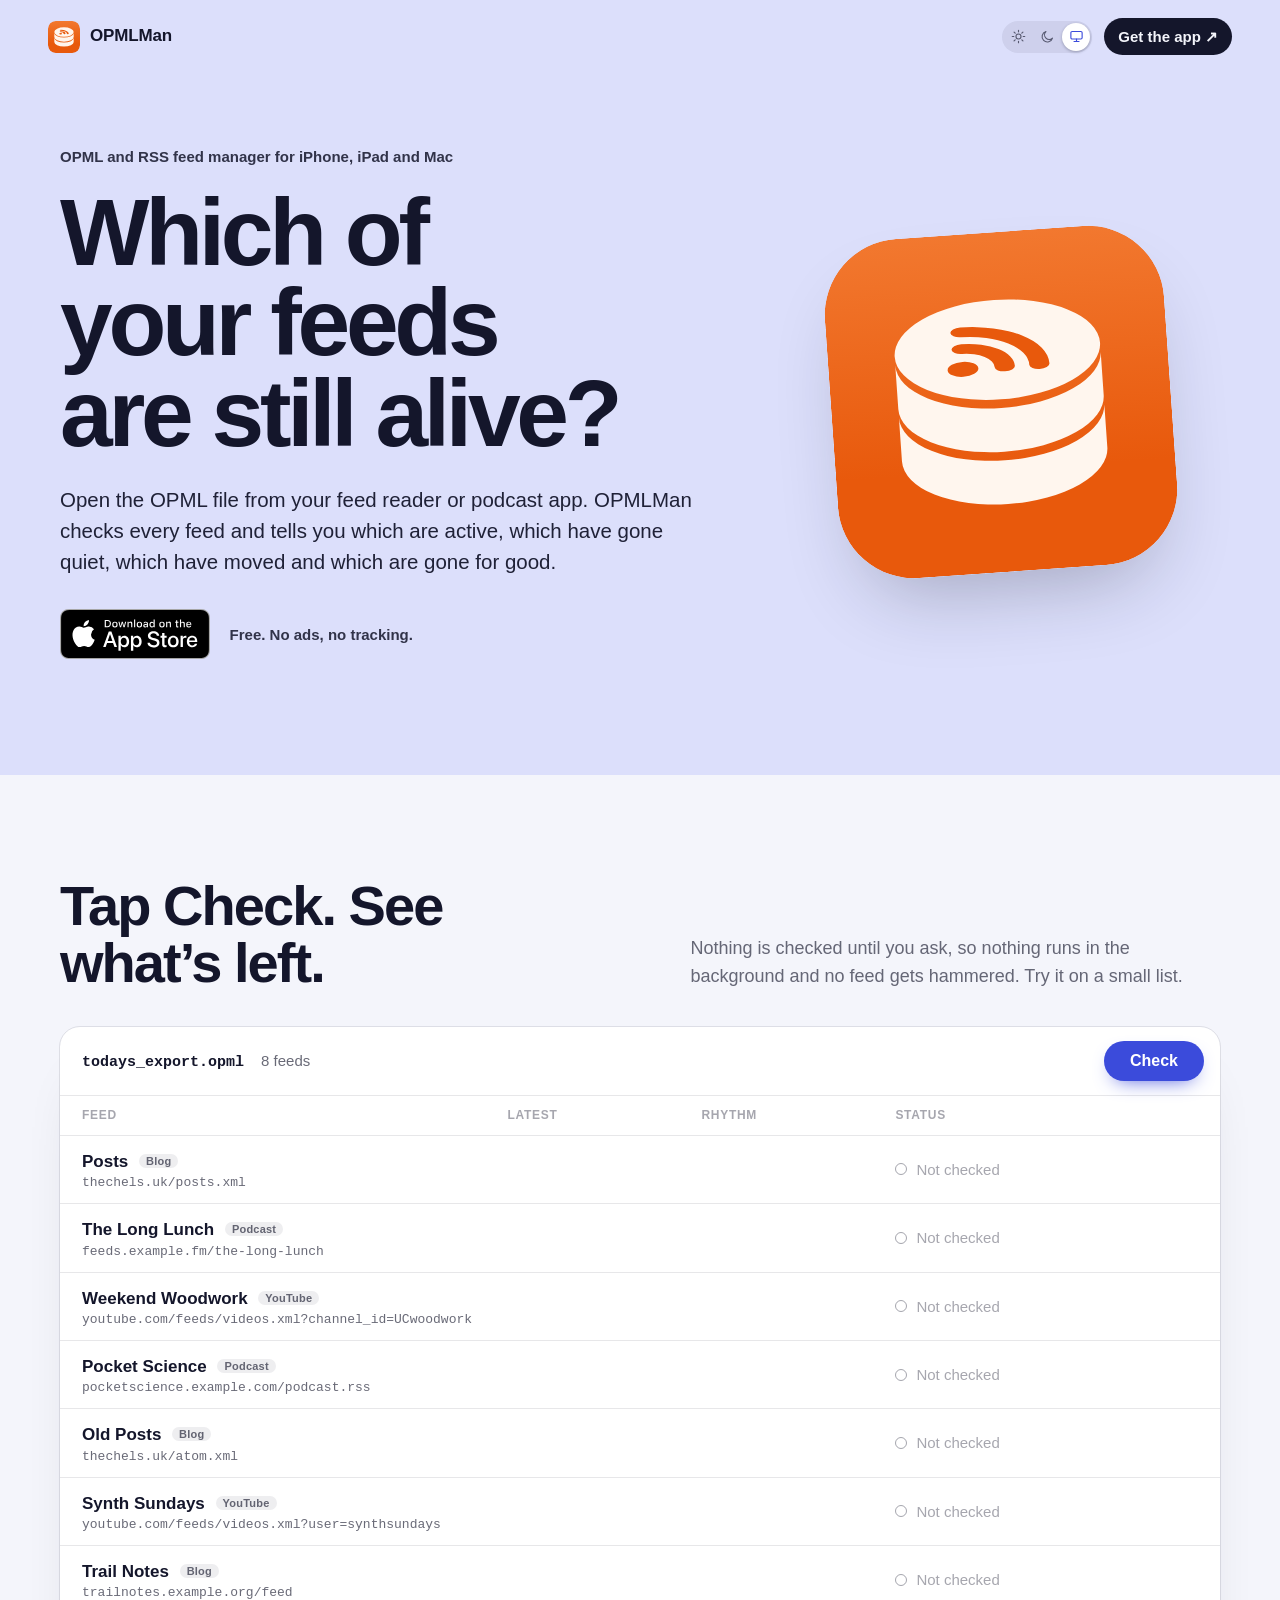
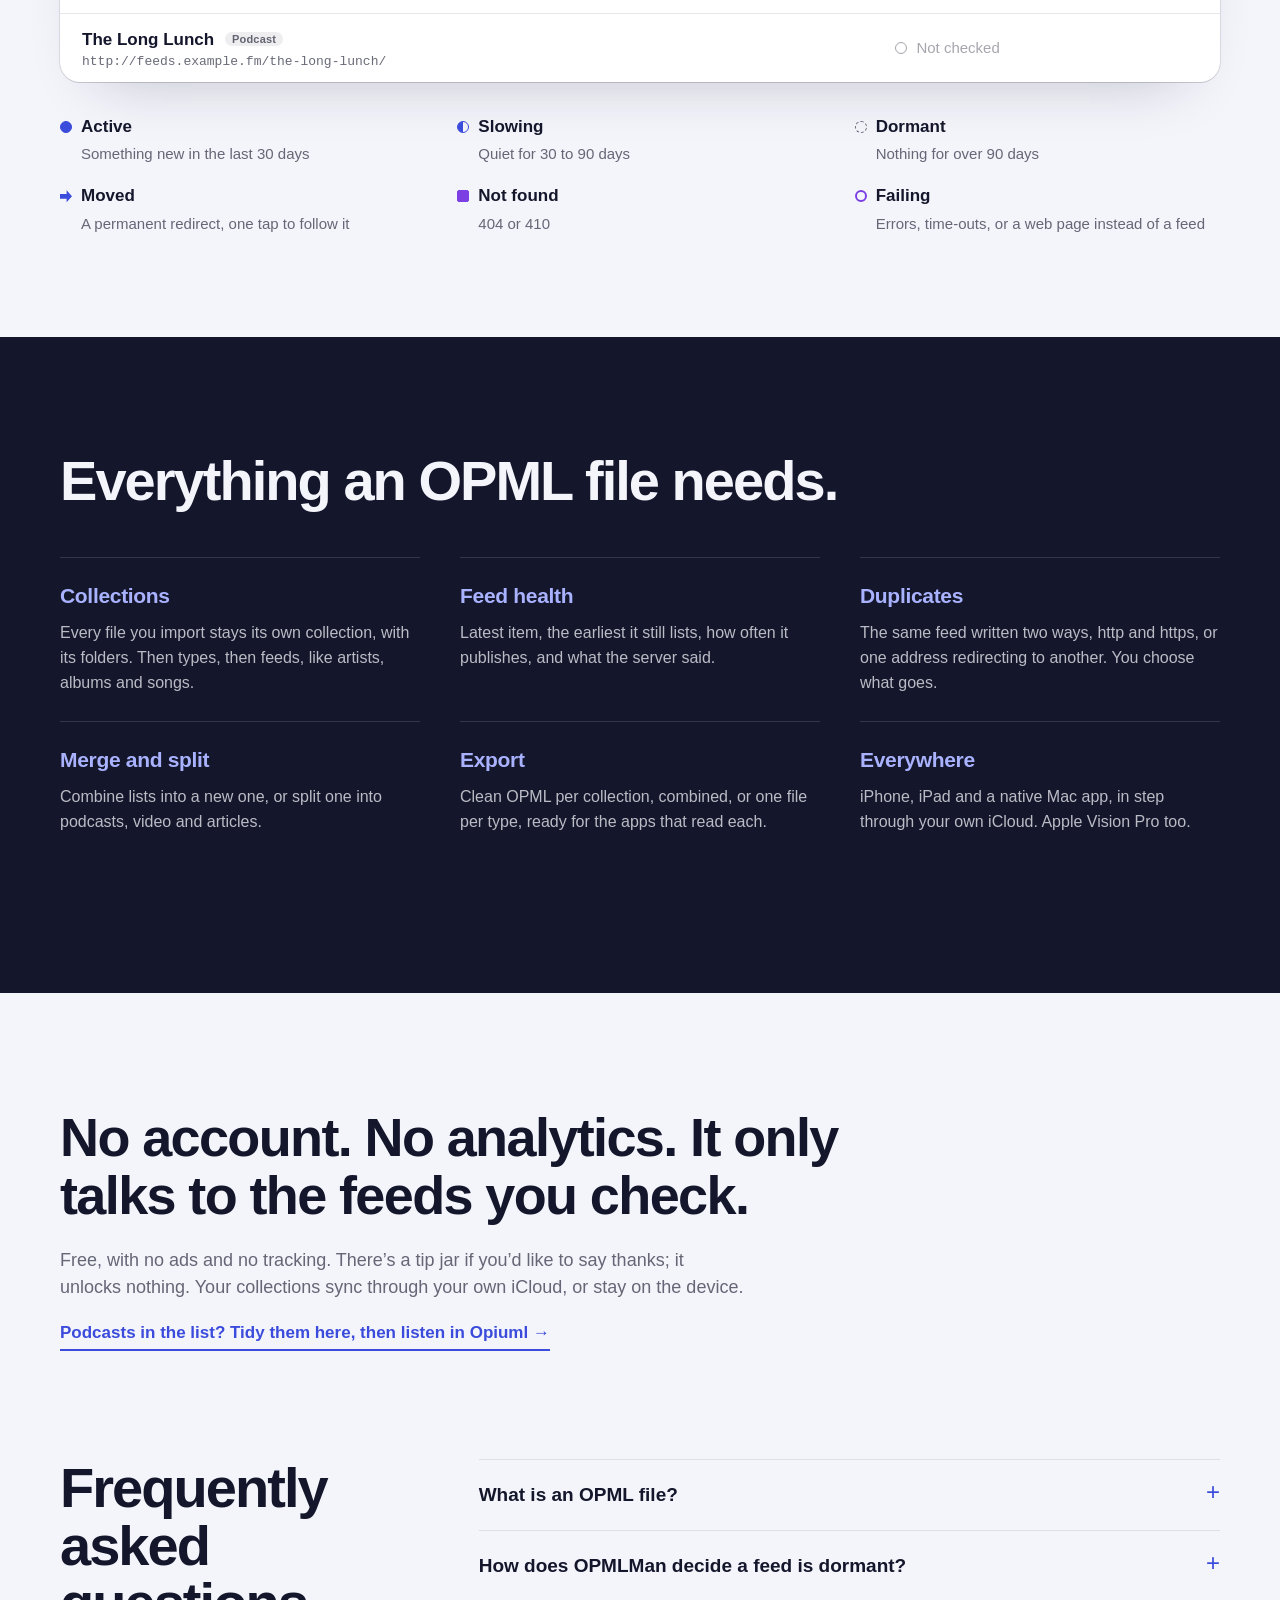
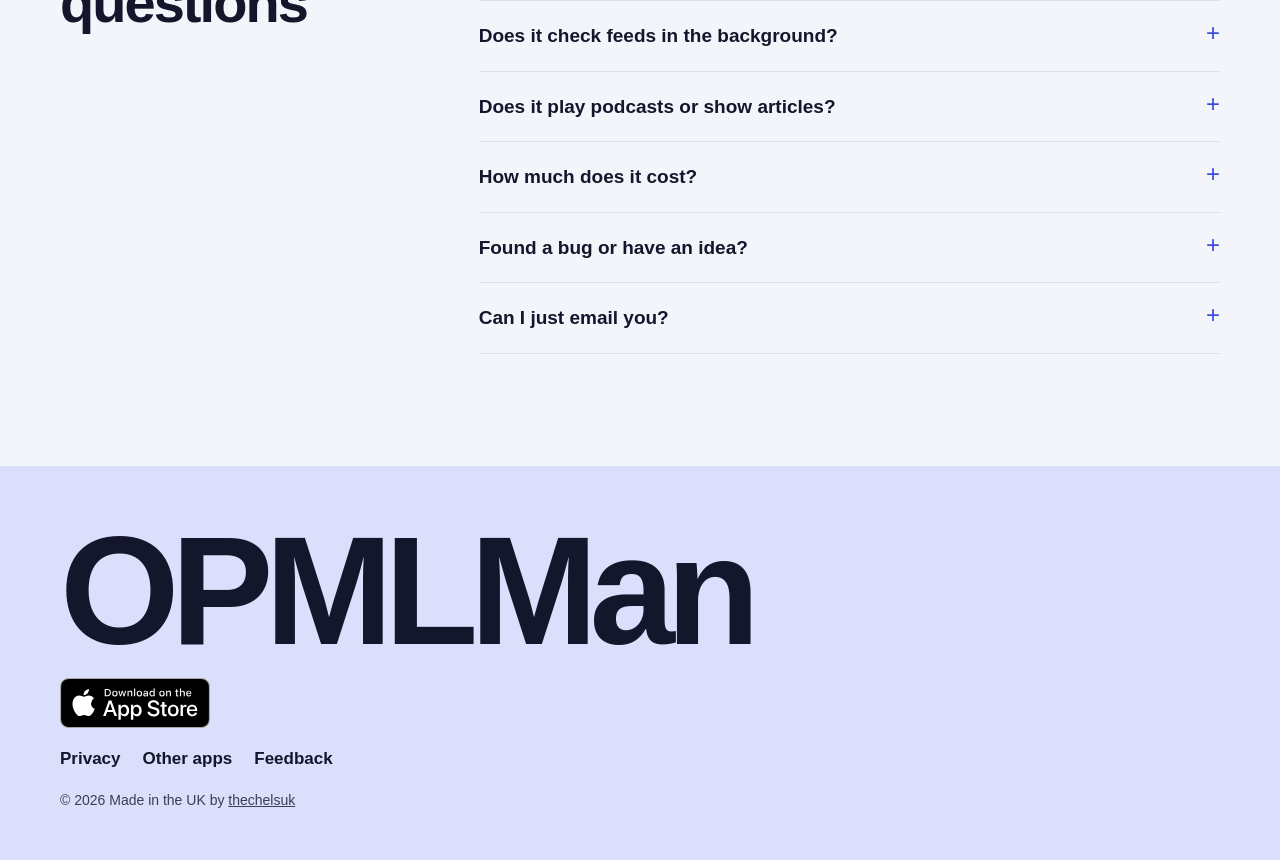
<file: index.html>
<!doctype html>
<html lang="en-GB">

  <head>
    <meta charset="utf-8">
    <meta name="viewport" content="width=device-width, initial-scale=1">
    <meta name="apple-itunes-app" content="app-id=6832117624">
    <meta name="color-scheme" content="light dark">
    <meta name="theme-color" content="#dcdffb" media="(prefers-color-scheme: light)">
    <meta name="theme-color" content="#1a1e3d" media="(prefers-color-scheme: dark)">
    <meta name="description"
      content="OPMLMan, the OPML and RSS feed manager for iPhone, iPad and Mac. Import your OPML exports, check every feed, and find the dead, dormant and moved ones. Merge, split and export clean lists. Free, no tracking.">
    <meta name="author" content="thechelsuk">
    <meta name="robots" content="index, follow, max-image-preview:large, max-snippet:-1">
    <link rel="canonical" href="https://opmlman.thechels.uk/">
    <meta property="og:type" content="website">
    <meta property="og:site_name" content="OPMLMan">
    <meta property="og:locale" content="en_GB">
    <meta property="og:url" content="https://opmlman.thechels.uk/">
    <meta property="og:title" content="OPMLMan: OPML and RSS feed manager">
    <meta property="og:description"
      content="Import OPML, check every feed, and find the dead, the dormant and the moved. Merge, split by podcast, video and articles, and export clean lists.">
    <meta property="og:image" content="https://opmlman.thechels.uk/images/og-image.png">
    <meta property="og:image:width" content="1200">
    <meta property="og:image:height" content="630">
    <meta property="og:image:alt" content="OPMLMan: which of your feeds are still alive?">
    <meta name="twitter:card" content="summary_large_image">
    <meta name="twitter:title" content="OPMLMan: OPML and RSS feed manager">
    <meta name="twitter:description" content="Find the dead, the dormant and the moved in your feed lists. Free, no tracking.">
    <meta name="twitter:image" content="https://opmlman.thechels.uk/images/og-image.png">
    <meta name="twitter:image:alt" content="OPMLMan: which of your feeds are still alive?">
    <title>OPMLMan: OPML and RSS Feed Manager</title>
    <link rel="icon" href="/favicon.ico" sizes="16x16 32x32 48x48">
    <link rel="icon" href="images/opmlman-app-icon.svg" type="image/svg+xml">
    <link rel="apple-touch-icon" href="images/opmlman-app-icon.png">
    <link rel="stylesheet" href="styles.css">
    <script src="theme.js"></script>
    <script src="https://analytics.ahrefs.com/analytics.js" data-key="i9FSFAekQuon/3aaoIMCZg" async></script>
    <script type="application/ld+json">
      {
        "@context": "https://schema.org",
        "@graph": [
          {
            "@type": "Person",
            "@id": "https://thechels.uk/#person",
            "name": "Mat Benfield",
            "alternateName": "thechelsuk",
            "url": "https://thechels.uk/",
            "sameAs": [
              "https://links.thechels.uk/",
              "https://github.com/thechelsuk",
              "https://apps.apple.com/gb/developer/mat-benfield/id1818791310"
            ]
          },
          {
            "@type": "WebSite",
            "@id": "https://opmlman.thechels.uk/#website",
            "url": "https://opmlman.thechels.uk/",
            "name": "OPMLMan",
            "inLanguage": "en-GB",
            "publisher": { "@id": "https://thechels.uk/#person" }
          },
          {
            "@type": "MobileApplication",
            "@id": "https://opmlman.thechels.uk/#app",
            "name": "OPMLMan: Feeds Manager",
            "alternateName": "OPMLMan",
            "operatingSystem": "iOS 18 or later, iPadOS 18 or later, macOS 15 or later, visionOS",
            "applicationCategory": "UtilitiesApplication",
            "url": "https://opmlman.thechels.uk/",
            "installUrl": "https://apps.apple.com/gb/app/opmlman-feeds-manager/id6832117624",
            "sameAs": ["https://apps.apple.com/gb/app/opmlman-feeds-manager/id6832117624"],
            "image": "https://opmlman.thechels.uk/images/opmlman-app-icon.png",
            "offers": {
              "@type": "Offer",
              "price": "0",
              "priceCurrency": "GBP",
              "description": "Free, with no ads and no tracking. Optional tips unlock nothing."
            },
            "description": "OPMLMan imports OPML exports from feed readers and podcast apps, checks every feed, and reports which are active, slowing, dormant, moved or gone. Merge, split and export clean lists, synced through iCloud.",
            "inLanguage": "en-GB",
            "featureList": [
              "Import several OPML files, each kept as its own collection",
              "Check every feed: status, latest item, earliest item, update frequency",
              "Find 404s, failing feeds, permanent redirects and dormant feeds",
              "Find duplicates, including http and https and redirecting addresses",
              "Merge collections and split them into podcasts, video and articles",
              "Export OPML, combined or split by type",
              "iCloud sync between iPhone, iPad and Mac",
              "Search, sort and filter by status and type"
            ],
            "author": { "@id": "https://thechels.uk/#person" },
            "publisher": { "@id": "https://thechels.uk/#person" }
          },
          {
            "@type": "FAQPage",
            "@id": "https://opmlman.thechels.uk/#faq",
            "mainEntity": [
              {
                "@type": "Question",
                "name": "What is an OPML file?",
                "acceptedAnswer": { "@type": "Answer", "text": "OPML is the list format feed readers and podcast apps use to export and import subscriptions. Look for Export OPML or Export subscriptions in your app's settings." }
              },
              {
                "@type": "Question",
                "name": "How does OPMLMan decide a feed is dormant?",
                "acceptedAnswer": { "@type": "Answer", "text": "From the date of its newest item. By default a feed with nothing new for 30 days is slowing and for 90 days is dormant. You can change both in Settings." }
              },
              {
                "@type": "Question",
                "name": "Does it check feeds in the background?",
                "acceptedAnswer": { "@type": "Answer", "text": "No. Feeds are only checked when you tap Check, so nothing runs behind your back and no feed is hammered." }
              },
              {
                "@type": "Question",
                "name": "Does it play podcasts or show articles?",
                "acceptedAnswer": { "@type": "Answer", "text": "No. OPMLMan manages and checks your lists. For podcasts, export a clean list and import it into Opiuml, my podcast player." }
              },
              {
                "@type": "Question",
                "name": "How much does it cost?",
                "acceptedAnswer": { "@type": "Answer", "text": "Nothing. OPMLMan is free, with no ads and no tracking. There is an optional tip jar, which unlocks nothing." }
              },
              {
                "@type": "Question",
                "name": "Found a bug or have an idea?",
                "acceptedAnswer": {
                  "@type": "Answer",
                  "text": "Tell me on GitHub: raise an issue at https://github.com/thechelsuk/uk.thechels.opmlman/issues/new/choose and choose the form for a bug, a feature request, a question or general feedback. You'll need a free GitHub account."
                }
              },
              {
                "@type": "Question",
                "name": "Can I just email you?",
                "acceptedAnswer": {
                  "@type": "Answer",
                  "text": "Yes. Email feedback@thechels.uk with OPMLMan in the subject."
                }
              }
            ]
          }
        ]
      }
    </script>
    <link rel="webmention" href="https://webmention.io/thechels.uk/webmention" />
  </head>

  <body>
    <header class="top">
      <a class="brand" href="/" aria-label="OPMLMan home"><img src="images/opmlman-app-icon.svg" alt="" width="32" height="32">OPMLMan</a>
      <div class="top-end">
        <span class="theme" role="group" aria-label="Colour theme">
          <button type="button" data-theme-choice="light" aria-pressed="false" aria-label="Light theme" title="Light">
            <svg viewBox="0 0 24 24" aria-hidden="true"><circle cx="12" cy="12" r="4"/><path d="M12 2v2.5M12 19.5V22M2 12h2.5M19.5 12H22M4.9 4.9l1.8 1.8M17.3 17.3l1.8 1.8M4.9 19.1l1.8-1.8M17.3 6.7l1.8-1.8"/></svg>
          </button>
          <button type="button" data-theme-choice="dark" aria-pressed="false" aria-label="Dark theme" title="Dark">
            <svg viewBox="0 0 24 24" aria-hidden="true"><path d="M20 14.5A8.5 8.5 0 1 1 9.5 4a7 7 0 0 0 10.5 10.5z"/></svg>
          </button>
          <button type="button" data-theme-choice="system" aria-pressed="true" aria-label="Match system theme" title="System">
            <svg viewBox="0 0 24 24" aria-hidden="true"><rect x="3" y="4" width="18" height="12" rx="2"/><path d="M8 20h8M12 16v4"/></svg>
          </button>
        </span>
        <a class="top-get" href="https://apps.apple.com/gb/app/opmlman-feeds-manager/id6832117624">Get the app <span aria-hidden="true">↗</span></a>
      </div>
    </header>

    <main>
      <section class="hero">
        <div class="hero-text">
          <p class="eyebrow">OPML and RSS feed manager for iPhone, iPad and Mac</p>
          <h1>Which of your feeds are still&nbsp;alive?</h1>
          <p class="lede">Open the OPML file from your feed reader or podcast app. OPMLMan checks every feed and tells you which are active, which have gone quiet, which have moved and which are gone for good.</p>
          <div class="get">
            <a class="store" href="https://apps.apple.com/gb/app/opmlman-feeds-manager/id6832117624"><img src="images/app-store-badge.svg" alt="Download on the App Store" width="150" height="50"></a>
            <span class="free">Free. No ads, no tracking.</span>
          </div>
        </div>
        <img class="hero-icon" src="images/opmlman-app-icon.svg" alt="The OPMLMan icon: a database with a feed signal" width="320" height="320">
      </section>

      <section class="ledger" aria-labelledby="ledger-title">
        <div class="ledger-head">
          <h2 id="ledger-title">Tap Check. See what&rsquo;s&nbsp;left.</h2>
          <p>Nothing is checked until you ask, so nothing runs in the background and no feed gets hammered. Try it on a small list.</p>
        </div>
        <div class="sheet">
          <div class="sheet-bar">
            <span class="file">todays_export.opml <span class="count">8 feeds</span></span>
            <button class="check" id="check" type="button">Check</button>
          </div>
          <div class="cols" aria-hidden="true"><span>Feed</span><span>Latest</span><span>Rhythm</span><span>Status</span></div>
          <ol class="rows" id="rows">
          <li class="row" data-status="active">
            <span class="feed"><span class="name">Posts <span class="kind">Blog</span></span><span class="url">thechels.uk/posts.xml</span></span>
            <span class="latest">8 days ago</span>
            <span class="rhythm">A few a week</span>
            <span class="status"><span class="mark" aria-hidden="true"></span><span class="word">Not checked</span><span class="why"></span></span>
          </li>
          <li class="row" data-status="active">
            <span class="feed"><span class="name">The Long Lunch <span class="kind">Podcast</span></span><span class="url">feeds.example.fm/the-long-lunch</span></span>
            <span class="latest">2 days ago</span>
            <span class="rhythm">Weekly</span>
            <span class="status"><span class="mark" aria-hidden="true"></span><span class="word">Not checked</span><span class="why"></span></span>
          </li>
          <li class="row" data-status="slowing">
            <span class="feed"><span class="name">Weekend Woodwork <span class="kind">YouTube</span></span><span class="url">youtube.com/feeds/videos.xml?channel_id=UCwoodwork</span></span>
            <span class="latest">41 days ago</span>
            <span class="rhythm">Fortnightly</span>
            <span class="status"><span class="mark" aria-hidden="true"></span><span class="word">Not checked</span><span class="why"></span></span>
          </li>
          <li class="row" data-status="dormant">
            <span class="feed"><span class="name">Pocket Science <span class="kind">Podcast</span></span><span class="url">pocketscience.example.com/podcast.rss</span></span>
            <span class="latest">214 days ago</span>
            <span class="rhythm">Monthly</span>
            <span class="status"><span class="mark" aria-hidden="true"></span><span class="word">Not checked</span><span class="why"></span></span>
          </li>
          <li class="row" data-status="notfound">
            <span class="feed"><span class="name">Old Posts <span class="kind">Blog</span></span><span class="url">thechels.uk/atom.xml</span></span>
            <span class="latest">&nbsp;</span>
            <span class="rhythm">&nbsp;</span>
            <span class="status"><span class="mark" aria-hidden="true"></span><span class="word">Not checked</span><span class="why">404, gone</span></span>
          </li>
          <li class="row" data-status="moved">
            <span class="feed"><span class="name">Synth Sundays <span class="kind">YouTube</span></span><span class="url">youtube.com/feeds/videos.xml?user=synthsundays</span></span>
            <span class="latest">&nbsp;</span>
            <span class="rhythm">&nbsp;</span>
            <span class="status"><span class="mark" aria-hidden="true"></span><span class="word">Not checked</span><span class="why">Now at its channel_id address</span></span>
          </li>
          <li class="row" data-status="failing">
            <span class="feed"><span class="name">Trail Notes <span class="kind">Blog</span></span><span class="url">trailnotes.example.org/feed</span></span>
            <span class="latest">&nbsp;</span>
            <span class="rhythm">&nbsp;</span>
            <span class="status"><span class="mark" aria-hidden="true"></span><span class="word">Not checked</span><span class="why">Timed out after 20&nbsp;s</span></span>
          </li>
          <li class="row" data-status="duplicate">
            <span class="feed"><span class="name">The Long Lunch <span class="kind">Podcast</span></span><span class="url">http://feeds.example.fm/the-long-lunch/</span></span>
            <span class="latest">&nbsp;</span>
            <span class="rhythm">&nbsp;</span>
            <span class="status"><span class="mark" aria-hidden="true"></span><span class="word">Not checked</span><span class="why">Same feed as The Long Lunch</span></span>
          </li>
          </ol>
          <p class="tally" id="tally" aria-live="polite"></p>
        </div>
        <dl class="key">
          <div><dt data-status="active"><span class="mark"></span>Active</dt><dd>Something new in the last 30 days</dd></div>
          <div><dt data-status="slowing"><span class="mark"></span>Slowing</dt><dd>Quiet for 30 to 90 days</dd></div>
          <div><dt data-status="dormant"><span class="mark"></span>Dormant</dt><dd>Nothing for over 90 days</dd></div>
          <div><dt data-status="moved"><span class="mark"></span>Moved</dt><dd>A permanent redirect, one tap to follow it</dd></div>
          <div><dt data-status="notfound"><span class="mark"></span>Not found</dt><dd>404 or 410</dd></div>
          <div><dt data-status="failing"><span class="mark"></span>Failing</dt><dd>Errors, time-outs, or a web page instead of a feed</dd></div>
        </dl>
      </section>

      <section class="does" aria-labelledby="does-title">
        <h2 id="does-title">Everything an OPML file&nbsp;needs.</h2>
        <dl class="features">
          <div><dt>Collections</dt><dd>Every file you import stays its own collection, with its folders. Then types, then feeds, like artists, albums and songs.</dd></div>
          <div><dt>Feed health</dt><dd>Latest item, the earliest it still lists, how often it publishes, and what the server said.</dd></div>
          <div><dt>Duplicates</dt><dd>The same feed written two ways, http and https, or one address redirecting to another. You choose what goes.</dd></div>
          <div><dt>Merge and split</dt><dd>Combine lists into a new one, or split one into podcasts, video and articles.</dd></div>
          <div><dt>Export</dt><dd>Clean OPML per collection, combined, or one file per type, ready for the apps that read each.</dd></div>
          <div><dt>Everywhere</dt><dd>iPhone, iPad and a native Mac app, in step through your own iCloud. Apple Vision Pro too.</dd></div>
        </dl>
      </section>

      <section class="promise">
        <div class="inner">
        <p class="big">No account. No analytics. It only talks to the feeds you&nbsp;check.</p>
        <p>Free, with no ads and no tracking. There&rsquo;s a tip jar if you&rsquo;d like to say thanks; it unlocks nothing. Your collections sync through your own iCloud, or stay on the device.</p>
        <a class="opiuml" href="https://opiuml.thechels.uk/">Podcasts in the list? Tidy them here, then listen in Opiuml <span aria-hidden="true">&rarr;</span></a>
        </div>
      </section>

      <section class="faq" aria-labelledby="faq-title">
        <h2 id="faq-title">Frequently asked questions</h2>
        <div class="qs">
          <details><summary>What is an OPML file?</summary><p>The list format feed readers and podcast apps use to export and import subscriptions. Look for Export OPML or Export subscriptions in your app&rsquo;s settings.</p></details>
          <details><summary>How does OPMLMan decide a feed is dormant?</summary><p>From the date of its newest item. By default nothing new for 30 days is slowing and for 90 days is dormant. You can change both in Settings.</p></details>
          <details><summary>Does it check feeds in the background?</summary><p>No. Feeds are only checked when you tap Check.</p></details>
          <details><summary>Does it play podcasts or show articles?</summary><p>No. OPMLMan manages and checks your lists. For podcasts, export a clean list and import it into Opiuml, my podcast player.</p></details>
          <details><summary>How much does it cost?</summary><p>Nothing. It&rsquo;s free, with no ads and no tracking. The optional tip jar unlocks nothing.</p></details>
          <details><summary>Found a bug or have an idea?</summary><p>Tell me on GitHub: <a href="https://github.com/thechelsuk/uk.thechels.opmlman/issues/new/choose">raise an issue</a> and choose the form for a bug, a feature request, a question or general feedback. You'll need a free GitHub account.</p></details>
          <details><summary>Can I just email you?</summary><p>Yes. Email <a href="mailto:feedback@thechels.uk?subject=OPMLMan">feedback@thechels.uk</a> with OPMLMan in the subject.</p></details>
        </div>
      </section>
    </main>

    <footer class="foot">
      <div class="inner">
      <p class="wordmark">OPMLMan</p>
      <a class="store" href="https://apps.apple.com/gb/app/opmlman-feeds-manager/id6832117624"><img src="images/app-store-badge.svg" alt="Download on the App Store" width="150" height="50"></a>
      <nav aria-label="More">
        <a href="https://thechels.uk/app/privacy">Privacy</a>
        <a href="https://thechels.uk/projects">Other apps</a>
        <a href="https://github.com/thechelsuk/uk.thechels.opmlman/issues/new/choose">Feedback</a>
      </nav>
      <p class="made">&copy; 2026 Made in the UK by <a href="https://thechels.uk/">thechelsuk</a></p>
      </div>
    </footer>

    <script src="check.js" defer></script>
  </body>

</html>
</file>
<file: styles.css>
/* OPMLMan. The app icon is orange; the page around it is cool periwinkle and indigo ink with one ultramarine
   accent, so the icon is the only warm thing on it. Violet marks feeds in trouble. Statuses are told apart by
   shape as well as tone, so the page doesn't need a rainbow. Light, dark or system: theme.js. */

:root {
  color-scheme: light dark;

  /* periwinkle and ink: cool, opposite the icon's orange on the colour wheel, so the icon is the one warm
     thing on the page */
  --bg: #f4f5fb;
  --ink: #14162b;
  --muted: rgba(20, 22, 43, 0.64);
  --faint: rgba(20, 22, 43, 0.38);
  --rule: rgba(20, 22, 43, 0.1);
  --accent: #3b4bdb;
  --on-accent: #ffffff;
  --alert: #7b3fe4;
  --sheet: #ffffff;
  --hero: #dcdffb;
  --hero-ink: var(--ink);
  --chip: rgba(20, 22, 43, 0.07);
  --band: #14162b;
  --band-ink: #f4f5fb;
  --band-muted: rgba(244, 245, 251, 0.74);
  --band-rule: rgba(244, 245, 251, 0.14);
  --band-accent: #a9b2ff;
  --shadow: rgba(20, 22, 43, 0.3);

  --sans: -apple-system, BlinkMacSystemFont, "SF Pro Text", "Inter", "Helvetica Neue", Arial, sans-serif;
  --display: -apple-system, BlinkMacSystemFont, "SF Pro Display", "Inter", "Helvetica Neue", Arial, sans-serif;
  --mono: ui-monospace, "SF Mono", SFMono-Regular, Menlo, monospace;
  --wide: 1160px;
  --pad: clamp(16px, 5vw, 48px);
}

/* Dark: by the system setting unless the page's toggle says light, or always when it says dark. */
@media (prefers-color-scheme: dark) {
  :root:not([data-theme="light"]) {
    color-scheme: dark;
    /* night: deep indigo, not black, with the periwinkle lifted for contrast */
    --bg: #0d0f1c;
    --ink: #e9ebfa;
    --muted: rgba(233, 235, 250, 0.64);
    --faint: rgba(233, 235, 250, 0.38);
    --rule: rgba(233, 235, 250, 0.1);
    --accent: #8e9bff;
    --on-accent: #0d0f1c;
    --alert: #c3a6ff;
    --sheet: #161931;
    --hero: #1a1e3d;
    --chip: rgba(233, 235, 250, 0.08);
    --band: #07080f;
    --shadow: rgba(0, 0, 0, 0.5);
  }
}

:root[data-theme="dark"] {
  color-scheme: dark;
  /* night: deep indigo, not black, with the periwinkle lifted for contrast */
  --bg: #0d0f1c;
  --ink: #e9ebfa;
  --muted: rgba(233, 235, 250, 0.64);
  --faint: rgba(233, 235, 250, 0.38);
  --rule: rgba(233, 235, 250, 0.1);
  --accent: #8e9bff;
  --on-accent: #0d0f1c;
  --alert: #c3a6ff;
  --sheet: #161931;
  --hero: #1a1e3d;
  --chip: rgba(233, 235, 250, 0.08);
  --band: #07080f;
  --shadow: rgba(0, 0, 0, 0.5);
}

:root[data-theme="light"] { color-scheme: light; }

* { box-sizing: border-box; }

html { -webkit-text-size-adjust: 100%; }

body {
  margin: 0;
  background: var(--bg);
  color: var(--ink);
  font: 17px/1.55 var(--sans);
  -webkit-font-smoothing: antialiased;
}

a { color: inherit; }
img { display: block; max-width: 100%; height: auto; }

h1, h2 { font-family: var(--display); margin: 0; letter-spacing: -0.035em; }
h2 { font-size: clamp(32px, 4.6vw, 56px); line-height: 1.02; font-weight: 800; }

section, .top, .foot { padding-left: var(--pad); padding-right: var(--pad); }
section > *, .top, .foot > * { max-width: var(--wide); margin-left: auto; margin-right: auto; }

/* Header and hero, on periwinkle */

.top {
  position: relative;
  z-index: 2;
  display: flex;
  align-items: center;
  justify-content: space-between;
  max-width: none;
  padding-top: 18px;
  padding-bottom: 18px;
  background: var(--hero);
  color: var(--hero-ink);
}

.brand { display: inline-flex; align-items: center; gap: 10px; font-weight: 750; text-decoration: none; letter-spacing: -0.01em; }
.brand img { border-radius: 8px; }
.top-end { display: flex; align-items: center; gap: 12px; }

/* light, dark or system, as on tools.thechels.uk (theme.js) */
.theme { display: inline-flex; gap: 1px; padding: 2px; border-radius: 999px; background: var(--chip); }
.theme button {
  appearance: none; border: 0; background: none; cursor: pointer; color: var(--muted);
  display: grid; place-items: center; width: 28px; height: 28px; padding: 0; border-radius: 999px;
}
.theme button:hover { color: var(--ink); background: var(--chip); }
.theme button[aria-pressed="true"] { background: var(--sheet); color: var(--accent); box-shadow: 0 1px 3px var(--shadow); }
.theme svg { width: 15px; height: 15px; fill: none; stroke: currentColor; stroke-width: 1.8; stroke-linecap: round; stroke-linejoin: round; }

.top-get { font-size: 15px; font-weight: 650; text-decoration: none; padding: 7px 14px; border-radius: 999px; background: var(--ink); color: var(--bg); }
.top-get:hover { opacity: 0.86; }

.hero {
  display: grid;
  grid-template-columns: minmax(0, 1.5fr) minmax(0, 1fr);
  align-items: center;
  gap: clamp(24px, 5vw, 72px);
  padding-top: clamp(32px, 6vw, 72px);
  padding-bottom: clamp(56px, 9vw, 120px);
  background: var(--hero);
  color: var(--hero-ink);
}

.hero > * { margin: 0; max-width: none; }
.hero { padding-left: max(var(--pad), calc((100% - var(--wide)) / 2)); padding-right: max(var(--pad), calc((100% - var(--wide)) / 2)); }

.eyebrow { margin: 0 0 18px; font-size: 15px; font-weight: 650; opacity: 0.85; }

h1 {
  font-size: clamp(46px, 7.4vw, 100px);
  line-height: 0.96;
  font-weight: 850;
  letter-spacing: -0.045em;
  text-wrap: balance;
}

.lede { margin: 26px 0 0; max-width: 34em; font-size: clamp(18px, 1.6vw, 21px); line-height: 1.5; opacity: 0.94; }

.get { display: flex; flex-wrap: wrap; align-items: center; gap: 14px 20px; margin-top: 32px; }
.store img { height: 50px; width: auto; }
.free { font-size: 15px; font-weight: 600; opacity: 0.85; }

.hero-icon {
  justify-self: center;
  width: min(100%, 340px);
  border-radius: 22.5%;
  box-shadow: 0 40px 80px -30px var(--shadow);
  transform: rotate(-4deg);
}

/* The ledger: a list you can check */

.ledger { padding-top: clamp(56px, 8vw, 104px); padding-bottom: clamp(56px, 8vw, 104px); }

.ledger-head { display: grid; grid-template-columns: minmax(0, 1.1fr) minmax(0, 1fr); gap: 16px 48px; align-items: end; margin-bottom: 36px; }
.ledger-head p { margin: 0; color: var(--muted); font-size: 18px; max-width: 30em; }

.sheet {
  background: var(--sheet);
  border-radius: 20px;
  box-shadow: 0 1px 0 var(--rule), 0 30px 60px -40px var(--shadow);
  overflow: hidden;
  outline: 1px solid var(--rule);
}

.sheet-bar {
  display: flex;
  align-items: center;
  justify-content: space-between;
  gap: 16px;
  padding: 14px 16px 14px 22px;
  border-bottom: 1px solid var(--rule);
}

.file { font: 600 15px var(--mono); }
.count { margin-left: 8px; font-family: var(--sans); font-weight: 500; color: var(--muted); }

.check {
  font: 700 16px var(--sans);
  color: var(--on-accent);
  background: var(--accent);
  border: 0;
  border-radius: 999px;
  padding: 11px 26px;
  white-space: nowrap;
  cursor: pointer;
  box-shadow: 0 8px 20px -10px var(--accent);
}

.check:hover { filter: brightness(1.05); }
.check:disabled { opacity: 0.6; cursor: progress; }
.check:focus-visible, a:focus-visible, summary:focus-visible { outline: 2px solid var(--accent); outline-offset: 3px; }

.cols, .row {
  display: grid;
  grid-template-columns: minmax(0, 2.3fr) minmax(0, 1fr) minmax(0, 1fr) minmax(0, 1.7fr);
  gap: 16px;
  padding: 0 22px;
}

.cols { padding-top: 10px; padding-bottom: 10px; font-size: 12px; font-weight: 650; letter-spacing: 0.06em; text-transform: uppercase; color: var(--faint); border-bottom: 1px solid var(--rule); }

.rows { list-style: none; margin: 0; padding: 0; }

.row {
  align-items: center;
  padding-top: 13px;
  padding-bottom: 13px;
  border-bottom: 1px solid var(--rule);
  transition: opacity 0.3s ease, background-color 0.3s ease;
}

.row:last-child { border-bottom: 0; }

.feed { display: flex; flex-direction: column; min-width: 0; }
.name { font-weight: 650; }
.kind { display: inline-block; margin-left: 6px; padding: 1px 7px; border-radius: 999px; background: var(--chip); color: var(--muted); font: 600 11px var(--sans); letter-spacing: .02em; vertical-align: 2px; white-space: nowrap; }
.url { font: 13px var(--mono); color: var(--muted); overflow-wrap: anywhere; }
.latest, .rhythm { font-size: 15px; color: var(--muted); }

.status { display: grid; grid-template-columns: 12px auto; column-gap: 9px; align-items: center; font-size: 15px; }
.status .word { color: var(--faint); }
.status .why { grid-column: 2; font-size: 13px; color: var(--muted); display: none; overflow-wrap: anywhere; }
.status { min-width: 0; }

/* a status is only shown once that row has been checked */
.row:not([data-checked]) .latest, .row:not([data-checked]) .rhythm { visibility: hidden; }
.row[data-checked] .word { color: var(--ink); font-weight: 650; }
.row[data-checked] .why { display: block; }
.row.now { background: color-mix(in srgb, var(--accent) 8%, transparent); }

/* Status marks: shape and tone, from the icon's colours */

.mark { width: 12px; height: 12px; border-radius: 50%; border: 1.5px solid var(--faint); }

.row[data-checked][data-status="active"] .mark, dt[data-status="active"] .mark { background: var(--accent); border-color: var(--accent); }
.row[data-checked][data-status="slowing"] .mark, dt[data-status="slowing"] .mark { border-color: var(--accent); background: linear-gradient(90deg, var(--accent) 50%, transparent 50%); }
.row[data-checked][data-status="dormant"] .mark, dt[data-status="dormant"] .mark { border-color: var(--muted); border-style: dashed; }
.row[data-checked][data-status="moved"] .mark, dt[data-status="moved"] .mark { border-radius: 2px; border: 0; background: var(--accent); clip-path: polygon(0 30%, 55% 30%, 55% 0, 100% 50%, 55% 100%, 55% 70%, 0 70%); }
.row[data-checked][data-status="notfound"] .mark, dt[data-status="notfound"] .mark { border-radius: 2px; border-color: var(--alert); background: var(--alert); }
.row[data-checked][data-status="failing"] .mark, dt[data-status="failing"] .mark { border-color: var(--alert); border-width: 2px; }
.row[data-checked][data-status="duplicate"] .mark { border-color: var(--accent); box-shadow: 5px 0 0 -1.5px var(--accent); }

.row[data-checked][data-status="dormant"] { opacity: 0.5; }
.row[data-checked][data-status="notfound"] .name { text-decoration: line-through; text-decoration-color: var(--alert); text-decoration-thickness: 2px; }
.row[data-checked][data-status="notfound"] .word, .row[data-checked][data-status="failing"] .word { color: var(--alert); }
.row[data-checked][data-status="moved"] .url { text-decoration: line-through; }
.row[data-checked][data-status="moved"] .why, .row[data-checked][data-status="duplicate"] .why { color: var(--accent); font-weight: 600; }

.tally { margin: 0; padding: 0 22px; max-height: 0; overflow: hidden; color: var(--muted); font-size: 15px; transition: max-height 0.3s ease, padding 0.3s ease; }
.tally:not(:empty) { max-height: 80px; padding: 14px 22px; border-top: 1px solid var(--rule); }

.key { display: grid; grid-template-columns: repeat(3, minmax(0, 1fr)); gap: 18px 32px; margin: 32px auto 0; }
.key div { display: flex; flex-direction: column; gap: 2px; }
.key dt { display: flex; align-items: center; gap: 9px; font-weight: 700; }
.key dd { margin: 0 0 0 21px; font-size: 15px; color: var(--muted); }

/* What it does, on the ink band */

.does {
  padding-top: clamp(64px, 9vw, 120px);
  padding-bottom: clamp(64px, 9vw, 120px);
  background: var(--band);
  color: var(--band-ink);
}

.does h2 { max-width: var(--wide); }

.features { display: grid; grid-template-columns: repeat(3, minmax(0, 1fr)); gap: 0 40px; margin-top: 48px; }
.features div { padding: 22px 0 26px; border-top: 1px solid var(--band-rule); }
.features dt { font-family: var(--display); font-size: 21px; font-weight: 750; letter-spacing: -0.015em; color: var(--band-accent); }
.features dd { margin: 8px 0 0; color: var(--band-muted); font-size: 16px; }

/* The promise */

.promise { padding-top: clamp(64px, 9vw, 120px); padding-bottom: clamp(48px, 6vw, 80px); }

.big {
  font-family: var(--display);
  font-size: clamp(30px, 4.4vw, 54px);
  line-height: 1.08;
  font-weight: 800;
  letter-spacing: -0.03em;
  margin-top: 0;
  margin-bottom: 22px;
  text-wrap: balance;
}

.promise p:not(.big) { color: var(--muted); font-size: 18px; max-width: 38em; margin: 0; }
.promise .big { max-width: 20em; }

.opiuml { display: inline-block; margin-top: 18px; font-weight: 650; color: var(--accent); text-decoration: none; border-bottom: 2px solid currentColor; padding-bottom: 2px; }

/* Questions */

.faq { display: grid; grid-template-columns: minmax(0, 1fr) minmax(0, 2fr); gap: 24px 48px; padding-top: 32px; padding-bottom: clamp(64px, 9vw, 112px); }
.faq { padding-left: max(var(--pad), calc((100% - var(--wide)) / 2)); padding-right: max(var(--pad), calc((100% - var(--wide)) / 2)); }
.faq > * { margin: 0; max-width: none; }

.qs details { border-top: 1px solid var(--rule); }
.qs details:last-child { border-bottom: 1px solid var(--rule); }
.qs summary { display: flex; justify-content: space-between; gap: 16px; padding: 20px 0; cursor: pointer; list-style: none; font-size: 19px; font-weight: 650; }
.qs summary::-webkit-details-marker { display: none; }
.qs summary::after { content: "+"; flex: none; font-weight: 400; font-size: 24px; line-height: 1; color: var(--accent); transition: transform 0.2s ease; }
.qs details[open] summary::after { transform: rotate(45deg); }
.qs p { margin: -6px 0 22px; color: var(--muted); max-width: 40em; }

/* Footer, back on periwinkle */

.foot {
  padding-top: 56px;
  padding-bottom: 48px;
  background: var(--hero);
  color: var(--hero-ink);
}

.foot .inner { display: grid; justify-items: start; gap: 18px; }
.foot .inner > * { margin: 0; }

.wordmark { font-family: var(--display); font-size: clamp(56px, 12vw, 160px); font-weight: 850; letter-spacing: -0.055em; line-height: 0.9; }
.foot nav { display: flex; flex-wrap: wrap; gap: 8px 22px; font-weight: 600; }
.foot nav a { text-decoration: none; }
.foot nav a:hover { text-decoration: underline; }
.made { font-size: 14px; opacity: 0.8; }

/* Narrow screens */

@media (max-width: 860px) {
  .hero { grid-template-columns: 1fr; }
  .hero-icon { order: -1; justify-self: start; width: 112px; transform: none; border-radius: 24px; }
  .ledger-head, .faq { grid-template-columns: 1fr; }
  .features, .key { grid-template-columns: 1fr 1fr; }
}

@media (max-width: 600px) {
  body { font-size: 16px; }
  .top-get { display: none; }
  .cols { display: none; }
  .row {
    grid-template-columns: minmax(0, 1fr) auto;
    grid-template-areas: "feed status" "meta status";
    gap: 2px 12px;
    padding: 12px 16px;
  }
  .feed { grid-area: feed; }
  .latest, .rhythm { grid-area: meta; font-size: 13px; }
  .rhythm { justify-self: end; display: none; }
  .status { grid-area: status; align-self: start; justify-self: end; text-align: left; max-width: 9.5em; }
  .sheet-bar { padding-left: 16px; }
  .tally:not(:empty) { padding: 12px 16px; }
  .features, .key { grid-template-columns: 1fr; }
}

@media (prefers-reduced-motion: reduce) {
  .row, .tally, .qs summary::after { transition: none; }
}
</file>
